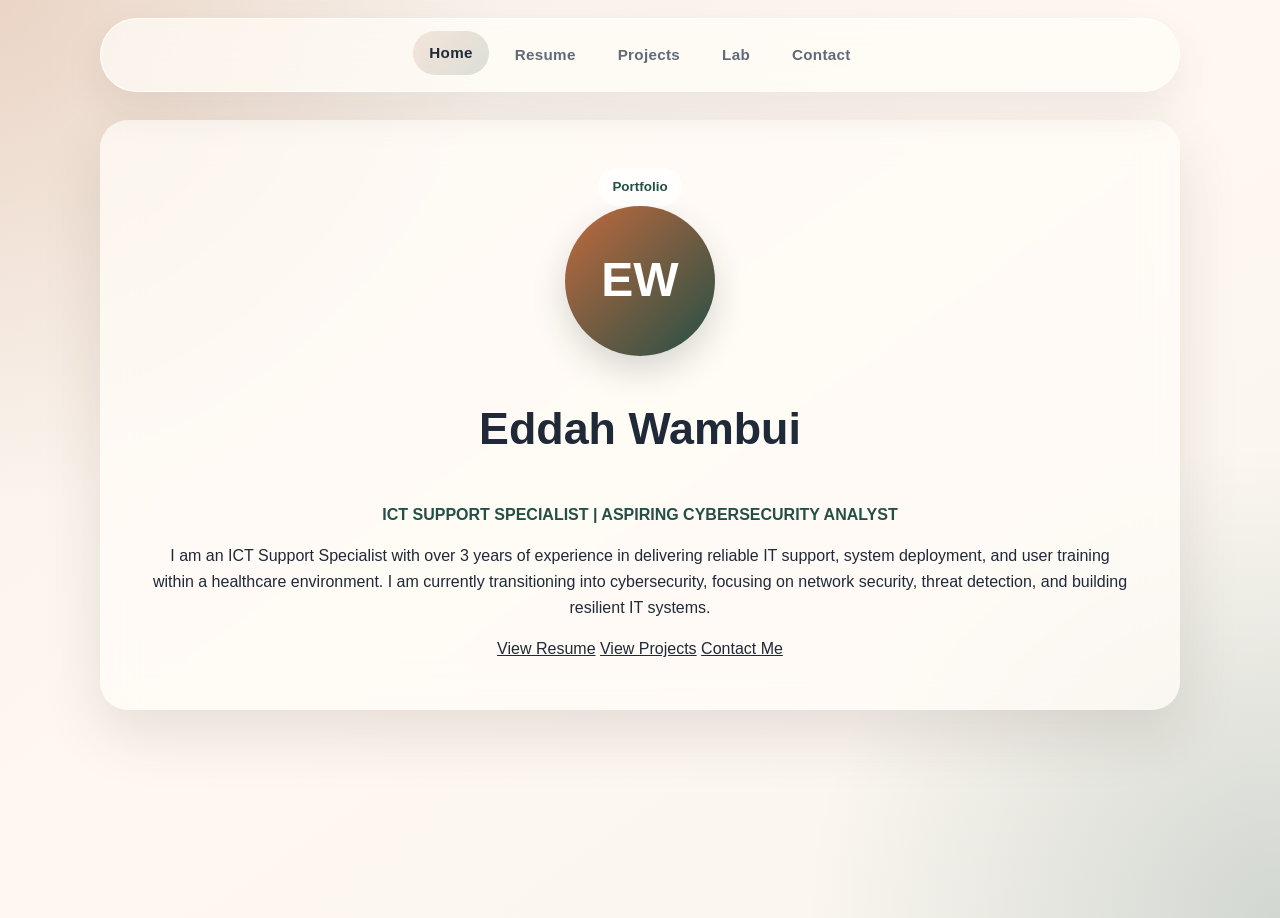
<file: index.html>
<!DOCTYPE html>
<html lang="en">
<head>
    <meta charset="UTF-8">
    <meta name="viewport" content="width=device-width, initial-scale=1.0">
    <title>Eddah Wambui | ICT Support & Cybersecurity</title>
    <link rel="stylesheet" href="style.css">
</head>
<body>

<nav>
    <a href="index.html" class="active" aria-current="page">Home</a>
    <a href="resume.html">Resume</a>
    <a href="projects.html">Projects</a>
    <a href="labs.html">Lab</a>
    <a href="contact.html">Contact</a>
</nav>

<main>
    <section class="container hero">

        <span class="eyebrow">Portfolio</span>

        <!-- Initials badge -->
        <div class="profile-badge" aria-label="Eddah Wambui initials">EW</div>

        <!-- Name -->
        <h1>Eddah Wambui</h1>

        <!-- Tagline (FIXED) -->
        <p class="tagline">
            ICT Support Specialist | Aspiring Cybersecurity Analyst
        </p>

        <!-- Professional Summary -->
        <p class="lead">
            I am an ICT Support Specialist with over 3 years of experience in delivering reliable
            IT support, system deployment, and user training within a healthcare environment.
            I am currently transitioning into cybersecurity, focusing on network security,
            threat detection, and building resilient IT systems.
        </p>

        <!-- Call to Action -->
        <div class="hero-buttons">
            <a href="resume.html" class="btn">View Resume</a>
            <a href="projects.html" class="btn secondary">View Projects</a>
            <a href="contact.html" class="btn outline">Contact Me</a>
        </div>

    </section>
</main>

</body>
</html>
</file>
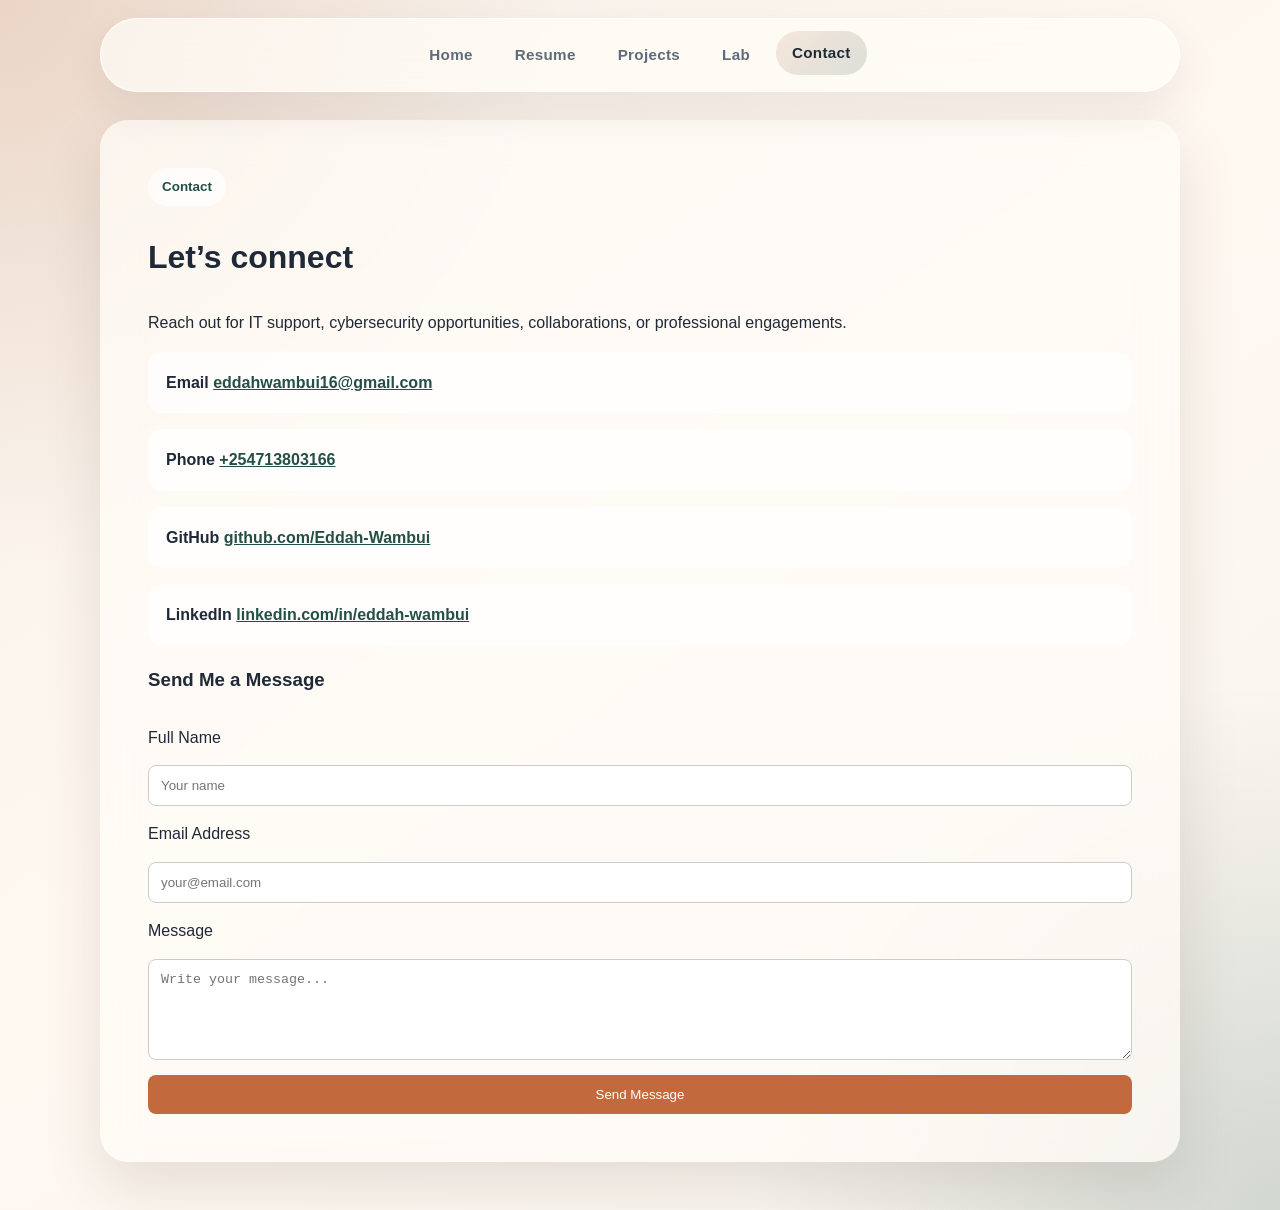
<file: contact.html>
<!DOCTYPE html>
<html lang="en">
<head>
    <meta charset="UTF-8">
    <meta name="viewport" content="width=device-width, initial-scale=1.0">
    <title>Contact | Eddah Wambui</title>
    <link rel="stylesheet" href="style.css">
</head>

<body>

<nav>
    <a href="index.html">Home</a>
    <a href="resume.html">Resume</a>
    <a href="projects.html">Projects</a>
    <a href="labs.html">Lab</a>
    <a href="contact.html" class="active" aria-current="page">Contact</a>
</nav>

<main>
    <section class="container section-panel">

        <div class="page-intro">
            <span class="eyebrow">Contact</span>
            <h2>Let’s connect</h2>
            <p>
                Reach out for IT support, cybersecurity opportunities, collaborations,
                or professional engagements.
            </p>
        </div>

        <!-- CONTACT DETAILS -->
        <div class="contact-list">

            <div class="contact-item">
                <strong>Email</strong>
                <a href="mailto:eddahwambui16@gmail.com">eddahwambui16@gmail.com</a>
            </div>

            <div class="contact-item">
                <strong>Phone</strong>
                <a href="tel:+254713803166">+254713803166</a>
            </div>

            <div class="contact-item">
                <strong>GitHub</strong>
                <a href="https://github.com/Eddah-Wambui" target="_blank">
                    github.com/Eddah-Wambui
                </a>
            </div>

            <div class="contact-item">
                <strong>LinkedIn</strong>
                <a href="https://www.linkedin.com/in/eddah-wambui-3b7527187/" target="_blank">
                    linkedin.com/in/eddah-wambui
                </a>
            </div>

        </div>

        <!-- CONTACT FORM -->
        <div class="contact-form">
            <h3>Send Me a Message</h3>

           <form class="form-layout">

    <label for="name">Full Name</label>
    <input type="text" id="name" placeholder="Your name" required>

    <label for="email">Email Address</label>
    <input type="email" id="email" placeholder="your@email.com" required>

    <label for="message">Message</label>
    <textarea id="message" rows="5" placeholder="Write your message..." required></textarea>

    <button type="submit">Send Message</button>

</form>

        </div>

    </section>
</main>

</body>
</html>
</file>
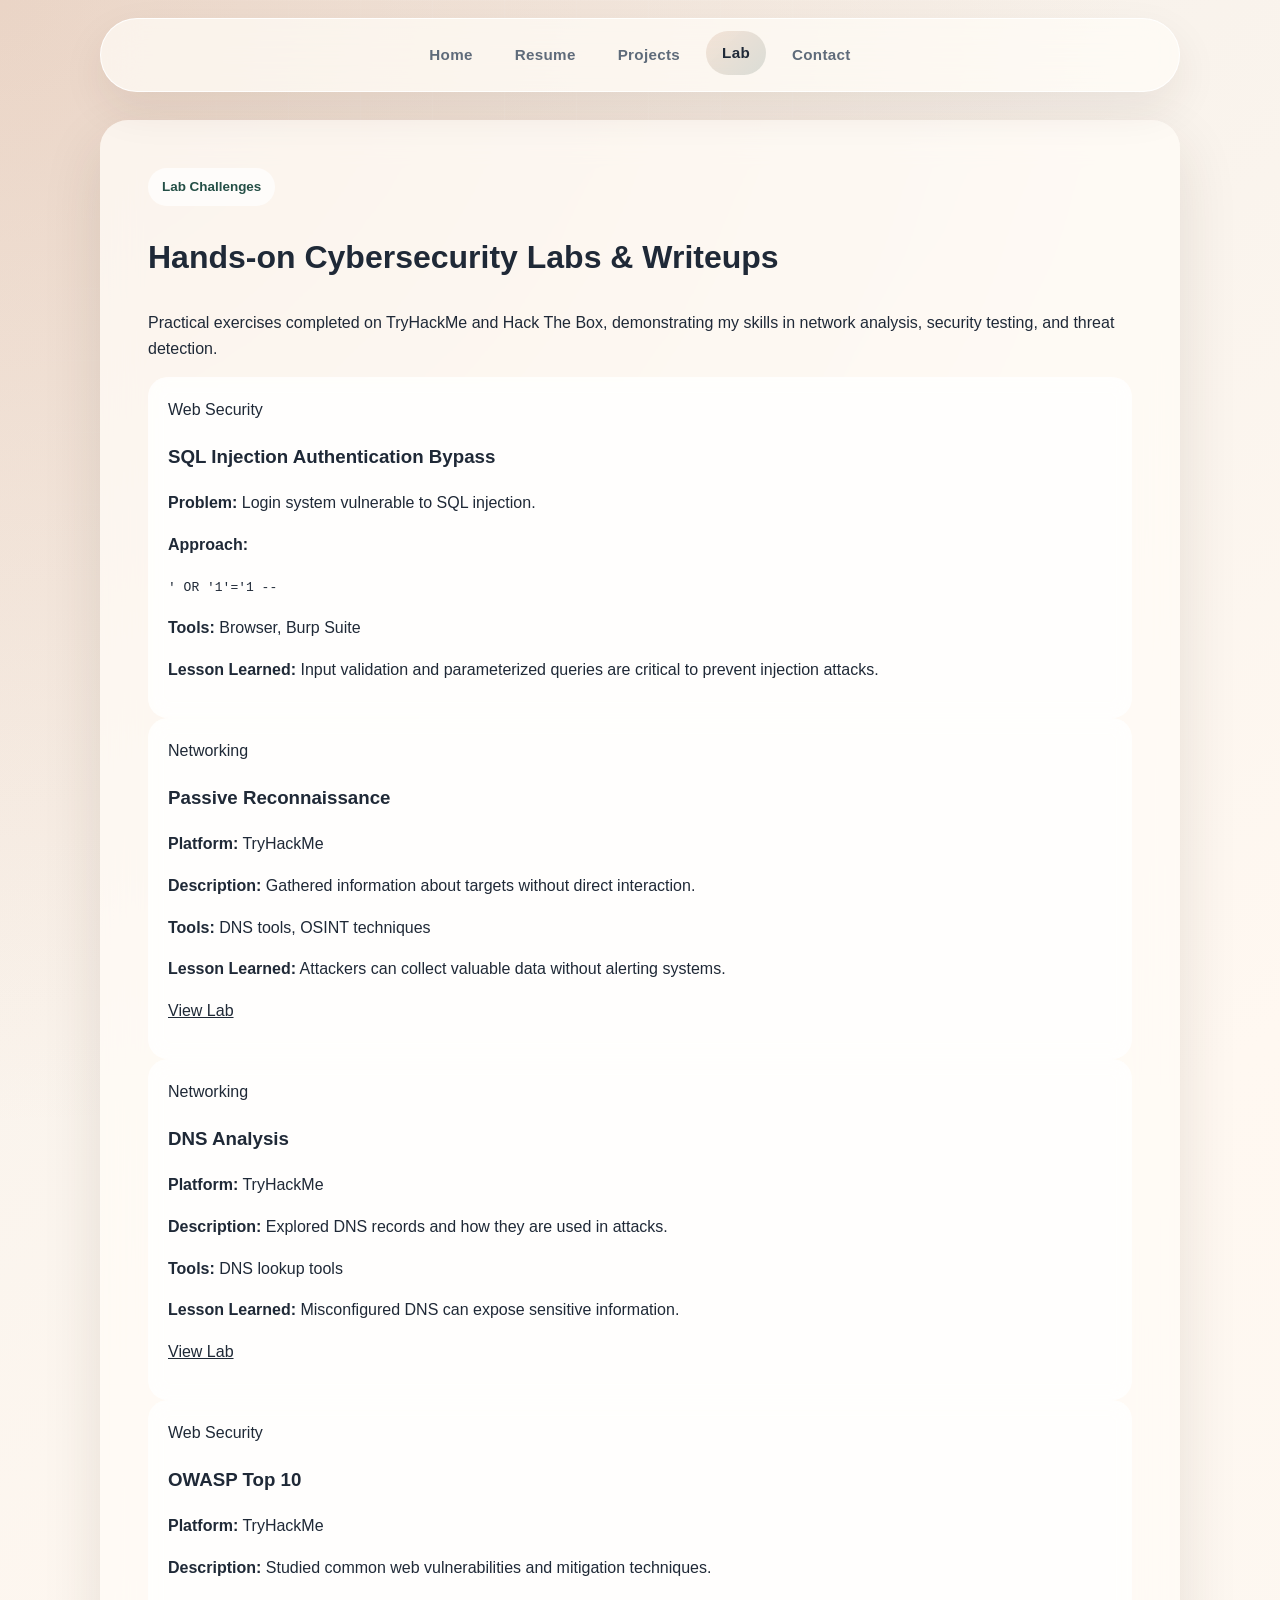
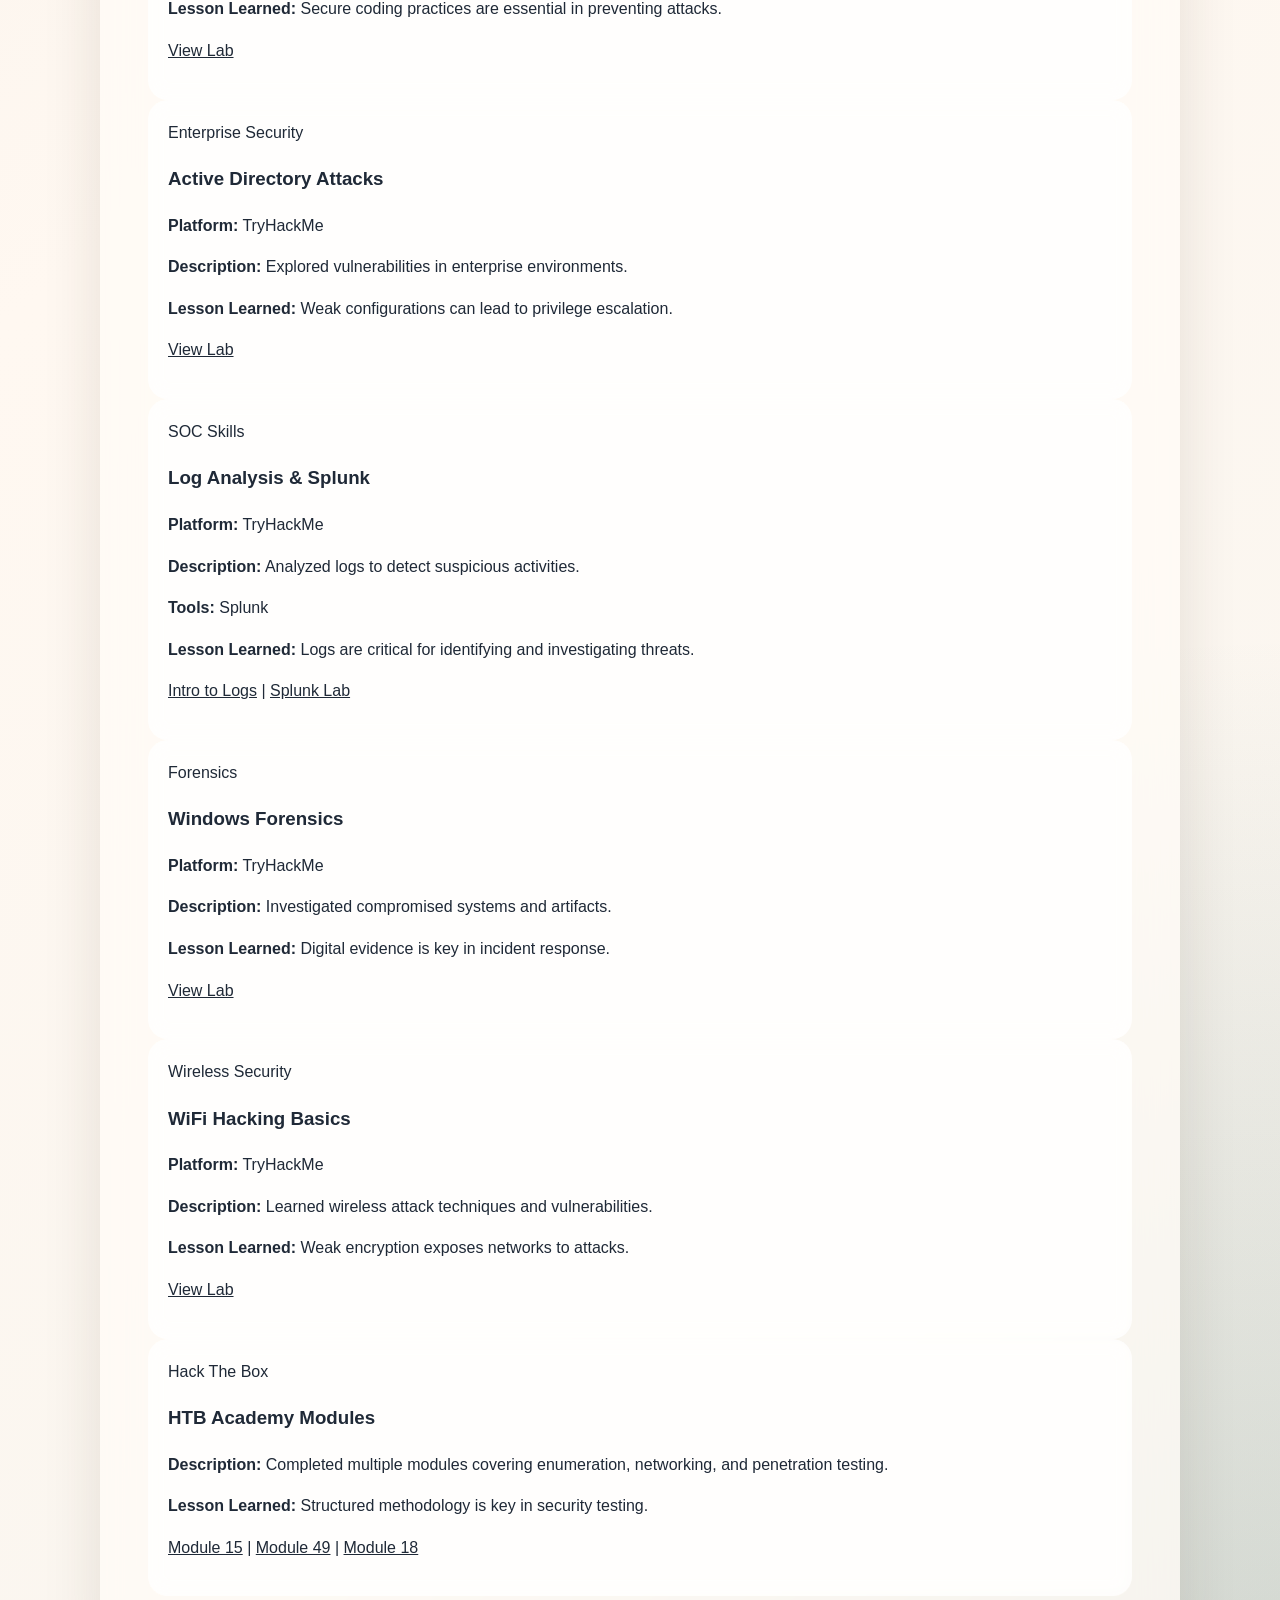
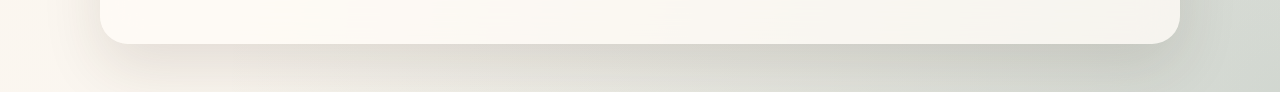
<file: labs.html>
<!DOCTYPE html>
<html lang="en">
<head>
    <meta charset="UTF-8">
    <meta name="viewport" content="width=device-width, initial-scale=1.0">
    <title>Lab Challenges | Eddah Wambui</title>
    <link rel="stylesheet" href="style.css">
</head>
<body>

<nav>
    <a href="index.html">Home</a>
    <a href="resume.html">Resume</a>
    <a href="projects.html">Projects</a>
    <a href="labs.html" class="active" aria-current="page">Lab</a>
    <a href="contact.html">Contact</a>
</nav>

<main>
<section class="container section-panel">

    <div class="page-intro">
        <span class="eyebrow">Lab Challenges</span>
        <h2>Hands-on Cybersecurity Labs & Writeups</h2>
        <p>
            Practical exercises completed on TryHackMe and Hack The Box,
            demonstrating my skills in network analysis, security testing, and threat detection.
        </p>
    </div>

    <!-- SQL INJECTION -->
    <article class="card">
        <span class="card-label">Web Security</span>
        <h3>SQL Injection Authentication Bypass</h3>

        <p><strong>Problem:</strong> Login system vulnerable to SQL injection.</p>

        <p><strong>Approach:</strong></p>
        <p><code>' OR '1'='1 --</code></p>

        <p><strong>Tools:</strong> Browser, Burp Suite</p>

        <p><strong>Lesson Learned:</strong> Input validation and parameterized queries are critical to prevent injection attacks.</p>
    </article>

    <!-- NETWORK RECON -->
    <article class="card">
        <span class="card-label">Networking</span>
        <h3>Passive Reconnaissance</h3>

        <p><strong>Platform:</strong> TryHackMe</p>

        <p><strong>Description:</strong> Gathered information about targets without direct interaction.</p>

        <p><strong>Tools:</strong> DNS tools, OSINT techniques</p>

        <p><strong>Lesson Learned:</strong> Attackers can collect valuable data without alerting systems.</p>

        <p><a href="https://tryhackme.com/room/passiverecon" target="_blank">View Lab</a></p>
    </article>

    <!-- DNS -->
    <article class="card">
        <span class="card-label">Networking</span>
        <h3>DNS Analysis</h3>

        <p><strong>Platform:</strong> TryHackMe</p>

        <p><strong>Description:</strong> Explored DNS records and how they are used in attacks.</p>

        <p><strong>Tools:</strong> DNS lookup tools</p>

        <p><strong>Lesson Learned:</strong> Misconfigured DNS can expose sensitive information.</p>

        <p><a href="https://tryhackme.com/room/dnsindetail" target="_blank">View Lab</a></p>
    </article>

    <!-- OWASP -->
    <article class="card">
        <span class="card-label">Web Security</span>
        <h3>OWASP Top 10</h3>

        <p><strong>Platform:</strong> TryHackMe</p>

        <p><strong>Description:</strong> Studied common web vulnerabilities and mitigation techniques.</p>

        <p><strong>Lesson Learned:</strong> Secure coding practices are essential in preventing attacks.</p>

        <p><a href="https://tryhackme.com/room/owasptopten2025one" target="_blank">View Lab</a></p>
    </article>

    <!-- ACTIVE DIRECTORY -->
    <article class="card">
        <span class="card-label">Enterprise Security</span>
        <h3>Active Directory Attacks</h3>

        <p><strong>Platform:</strong> TryHackMe</p>

        <p><strong>Description:</strong> Explored vulnerabilities in enterprise environments.</p>

        <p><strong>Lesson Learned:</strong> Weak configurations can lead to privilege escalation.</p>

        <p><a href="https://tryhackme.com/room/attacktivedirectory" target="_blank">View Lab</a></p>
    </article>

    <!-- LOG ANALYSIS -->
    <article class="card">
        <span class="card-label">SOC Skills</span>
        <h3>Log Analysis & Splunk</h3>

        <p><strong>Platform:</strong> TryHackMe</p>

        <p><strong>Description:</strong> Analyzed logs to detect suspicious activities.</p>

        <p><strong>Tools:</strong> Splunk</p>

        <p><strong>Lesson Learned:</strong> Logs are critical for identifying and investigating threats.</p>

        <p>
            <a href="https://tryhackme.com/room/introtologanalysis" target="_blank">Intro to Logs</a> |
            <a href="https://tryhackme.com/room/splunkexploringspl" target="_blank">Splunk Lab</a>
        </p>
    </article>

    <!-- FORENSICS -->
    <article class="card">
        <span class="card-label">Forensics</span>
        <h3>Windows Forensics</h3>

        <p><strong>Platform:</strong> TryHackMe</p>

        <p><strong>Description:</strong> Investigated compromised systems and artifacts.</p>

        <p><strong>Lesson Learned:</strong> Digital evidence is key in incident response.</p>

        <p><a href="https://tryhackme.com/room/windowsforensics1" target="_blank">View Lab</a></p>
    </article>

    <!-- WIFI -->
    <article class="card">
        <span class="card-label">Wireless Security</span>
        <h3>WiFi Hacking Basics</h3>

        <p><strong>Platform:</strong> TryHackMe</p>

        <p><strong>Description:</strong> Learned wireless attack techniques and vulnerabilities.</p>

        <p><strong>Lesson Learned:</strong> Weak encryption exposes networks to attacks.</p>

        <p><a href="https://tryhackme.com/room/wifihacking101" target="_blank">View Lab</a></p>
    </article>

    <!-- HTB -->
    <article class="card">
        <span class="card-label">Hack The Box</span>
        <h3>HTB Academy Modules</h3>

        <p><strong>Description:</strong> Completed multiple modules covering enumeration, networking, and penetration testing.</p>

        <p><strong>Lesson Learned:</strong> Structured methodology is key in security testing.</p>

        <p>
            <a href="https://academy.hackthebox.com/app/module/15" target="_blank">Module 15</a> |
            <a href="https://academy.hackthebox.com/app/module/49" target="_blank">Module 49</a> |
            <a href="https://academy.hackthebox.com/app/module/18" target="_blank">Module 18</a>
        </p>
    </article>

</section>
</main>

</body>
</html>
</file>
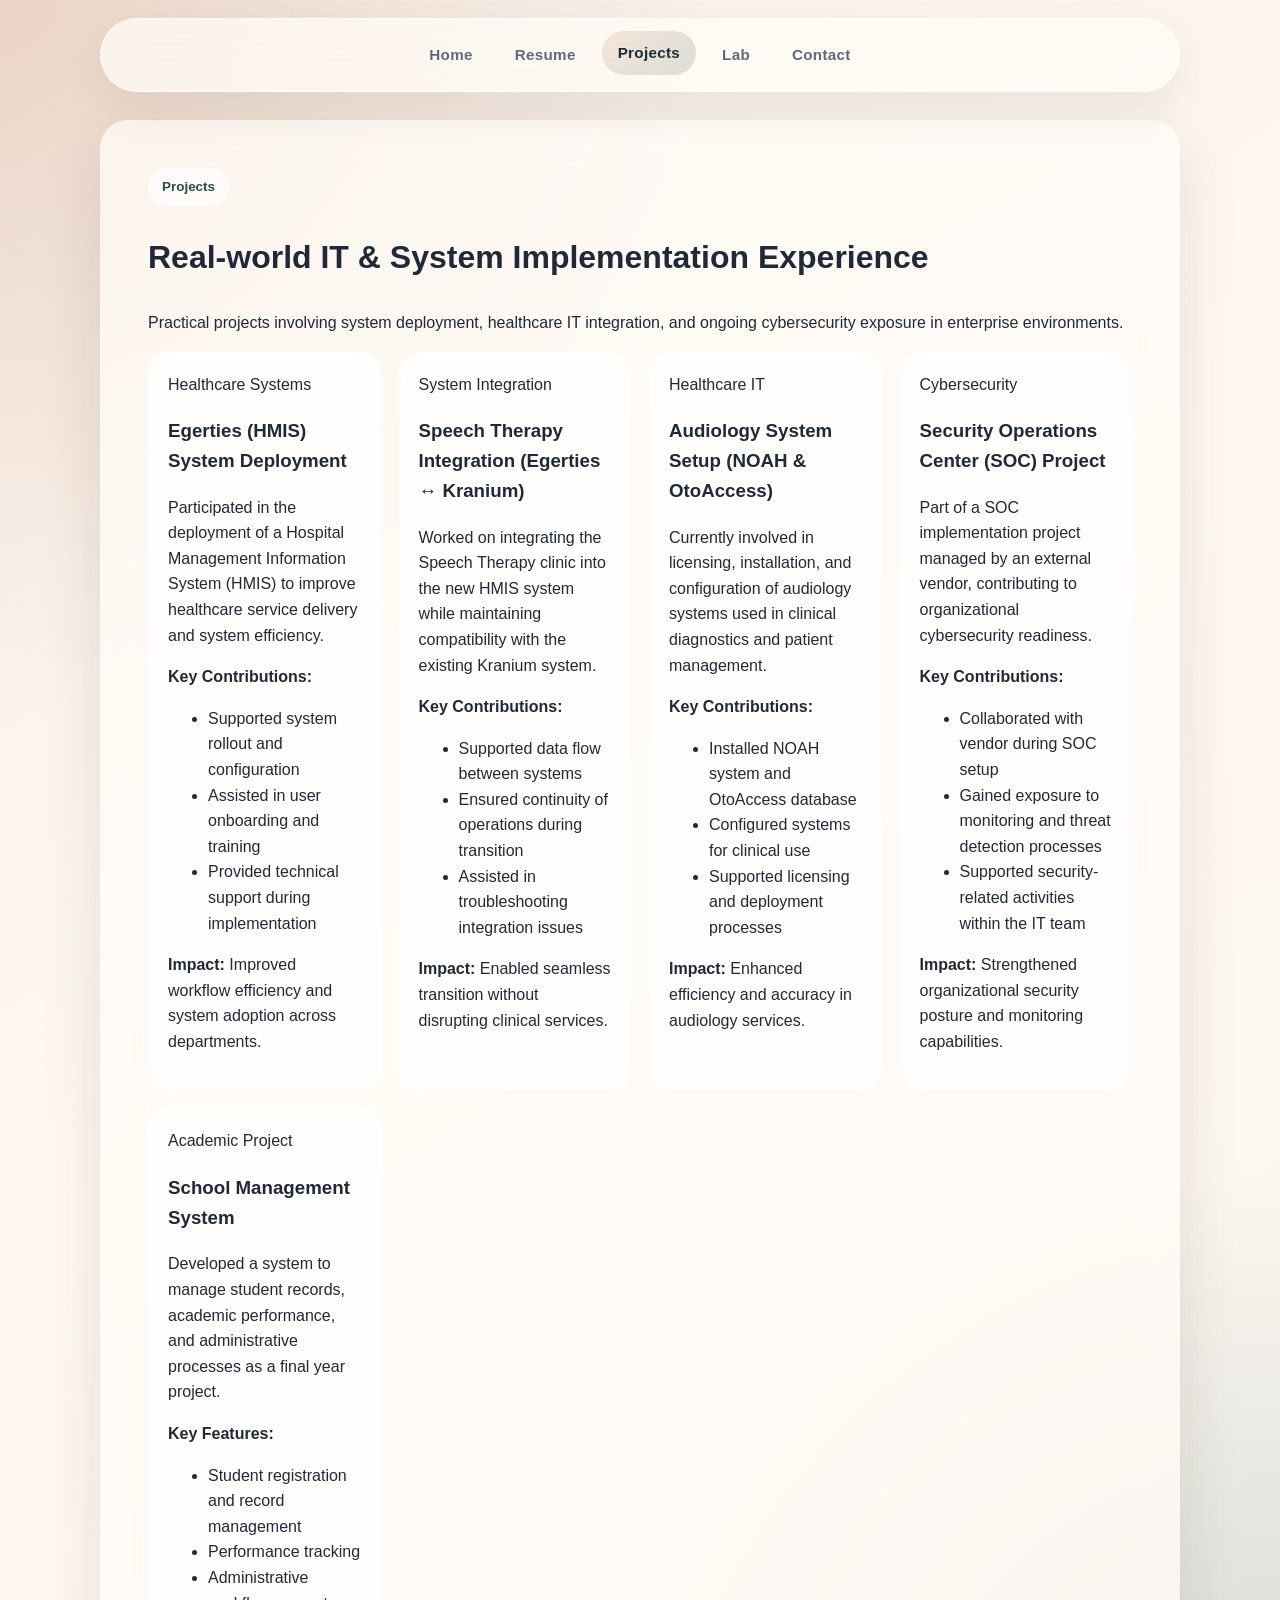
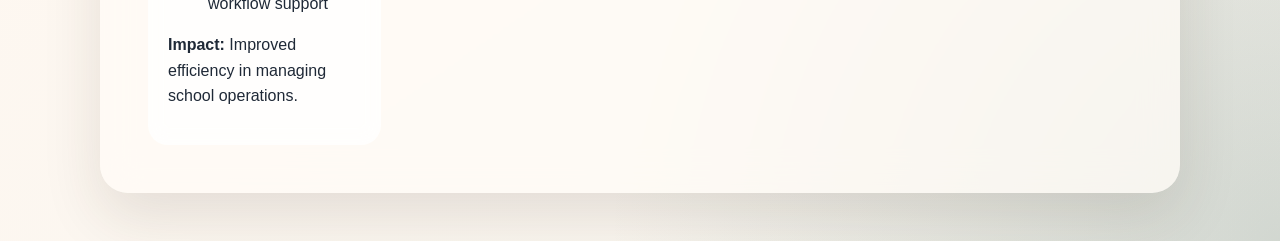
<file: projects.html>
<!DOCTYPE html>
<html lang="en">
<head>
    <meta charset="UTF-8">
    <meta name="viewport" content="width=device-width, initial-scale=1.0">
    <title>Projects | Eddah Wambui</title>
    <link rel="stylesheet" href="style.css">
</head>
<body>

<nav>
    <a href="index.html">Home</a>
    <a href="resume.html">Resume</a>
    <a href="projects.html" class="active" aria-current="page">Projects</a>
    <a href="labs.html">Lab</a>
    <a href="contact.html">Contact</a>
</nav>

<main>
<section class="container section-panel">

    <div class="page-intro">
        <span class="eyebrow">Projects</span>
        <h2>Real-world IT & System Implementation Experience</h2>
        <p>
            Practical projects involving system deployment, healthcare IT integration,
            and ongoing cybersecurity exposure in enterprise environments.
        </p>
    </div>

    <div class="card-grid">

        <!-- HMIS DEPLOYMENT -->
        <article class="card">
            <span class="card-label">Healthcare Systems</span>
            <h3>Egerties (HMIS) System Deployment</h3>

            <p>
                Participated in the deployment of a Hospital Management Information System (HMIS)
                to improve healthcare service delivery and system efficiency.
            </p>

            <p><strong>Key Contributions:</strong></p>
            <ul>
                <li>Supported system rollout and configuration</li>
                <li>Assisted in user onboarding and training</li>
                <li>Provided technical support during implementation</li>
            </ul>

            <p><strong>Impact:</strong> Improved workflow efficiency and system adoption across departments.</p>
        </article>

        <!-- SYSTEM INTEGRATION -->
        <article class="card">
            <span class="card-label">System Integration</span>
            <h3>Speech Therapy Integration (Egerties ↔ Kranium)</h3>

            <p>
                Worked on integrating the Speech Therapy clinic into the new HMIS system
                while maintaining compatibility with the existing Kranium system.
            </p>

            <p><strong>Key Contributions:</strong></p>
            <ul>
                <li>Supported data flow between systems</li>
                <li>Ensured continuity of operations during transition</li>
                <li>Assisted in troubleshooting integration issues</li>
            </ul>

            <p><strong>Impact:</strong> Enabled seamless transition without disrupting clinical services.</p>
        </article>

        <!-- AUDIOLOGY SYSTEM -->
        <article class="card">
            <span class="card-label">Healthcare IT</span>
            <h3>Audiology System Setup (NOAH & OtoAccess)</h3>

            <p>
                Currently involved in licensing, installation, and configuration of audiology systems
                used in clinical diagnostics and patient management.
            </p>

            <p><strong>Key Contributions:</strong></p>
            <ul>
                <li>Installed NOAH system and OtoAccess database</li>
                <li>Configured systems for clinical use</li>
                <li>Supported licensing and deployment processes</li>
            </ul>

            <p><strong>Impact:</strong> Enhanced efficiency and accuracy in audiology services.</p>
        </article>

        <!-- SOC PROJECT -->
        <article class="card">
            <span class="card-label">Cybersecurity</span>
            <h3>Security Operations Center (SOC) Project</h3>

            <p>
                Part of a SOC implementation project managed by an external vendor,
                contributing to organizational cybersecurity readiness.
            </p>

            <p><strong>Key Contributions:</strong></p>
            <ul>
                <li>Collaborated with vendor during SOC setup</li>
                <li>Gained exposure to monitoring and threat detection processes</li>
                <li>Supported security-related activities within the IT team</li>
            </ul>

            <p><strong>Impact:</strong> Strengthened organizational security posture and monitoring capabilities.</p>
        </article>

        <!-- SCHOOL PROJECT -->
        <article class="card">
            <span class="card-label">Academic Project</span>
            <h3>School Management System</h3>

            <p>
                Developed a system to manage student records, academic performance,
                and administrative processes as a final year project.
            </p>

            <p><strong>Key Features:</strong></p>
            <ul>
                <li>Student registration and record management</li>
                <li>Performance tracking</li>
                <li>Administrative workflow support</li>
            </ul>

            <p><strong>Impact:</strong> Improved efficiency in managing school operations.</p>
        </article>

    </div>

</section>
</main>

</body>
</html>
</file>
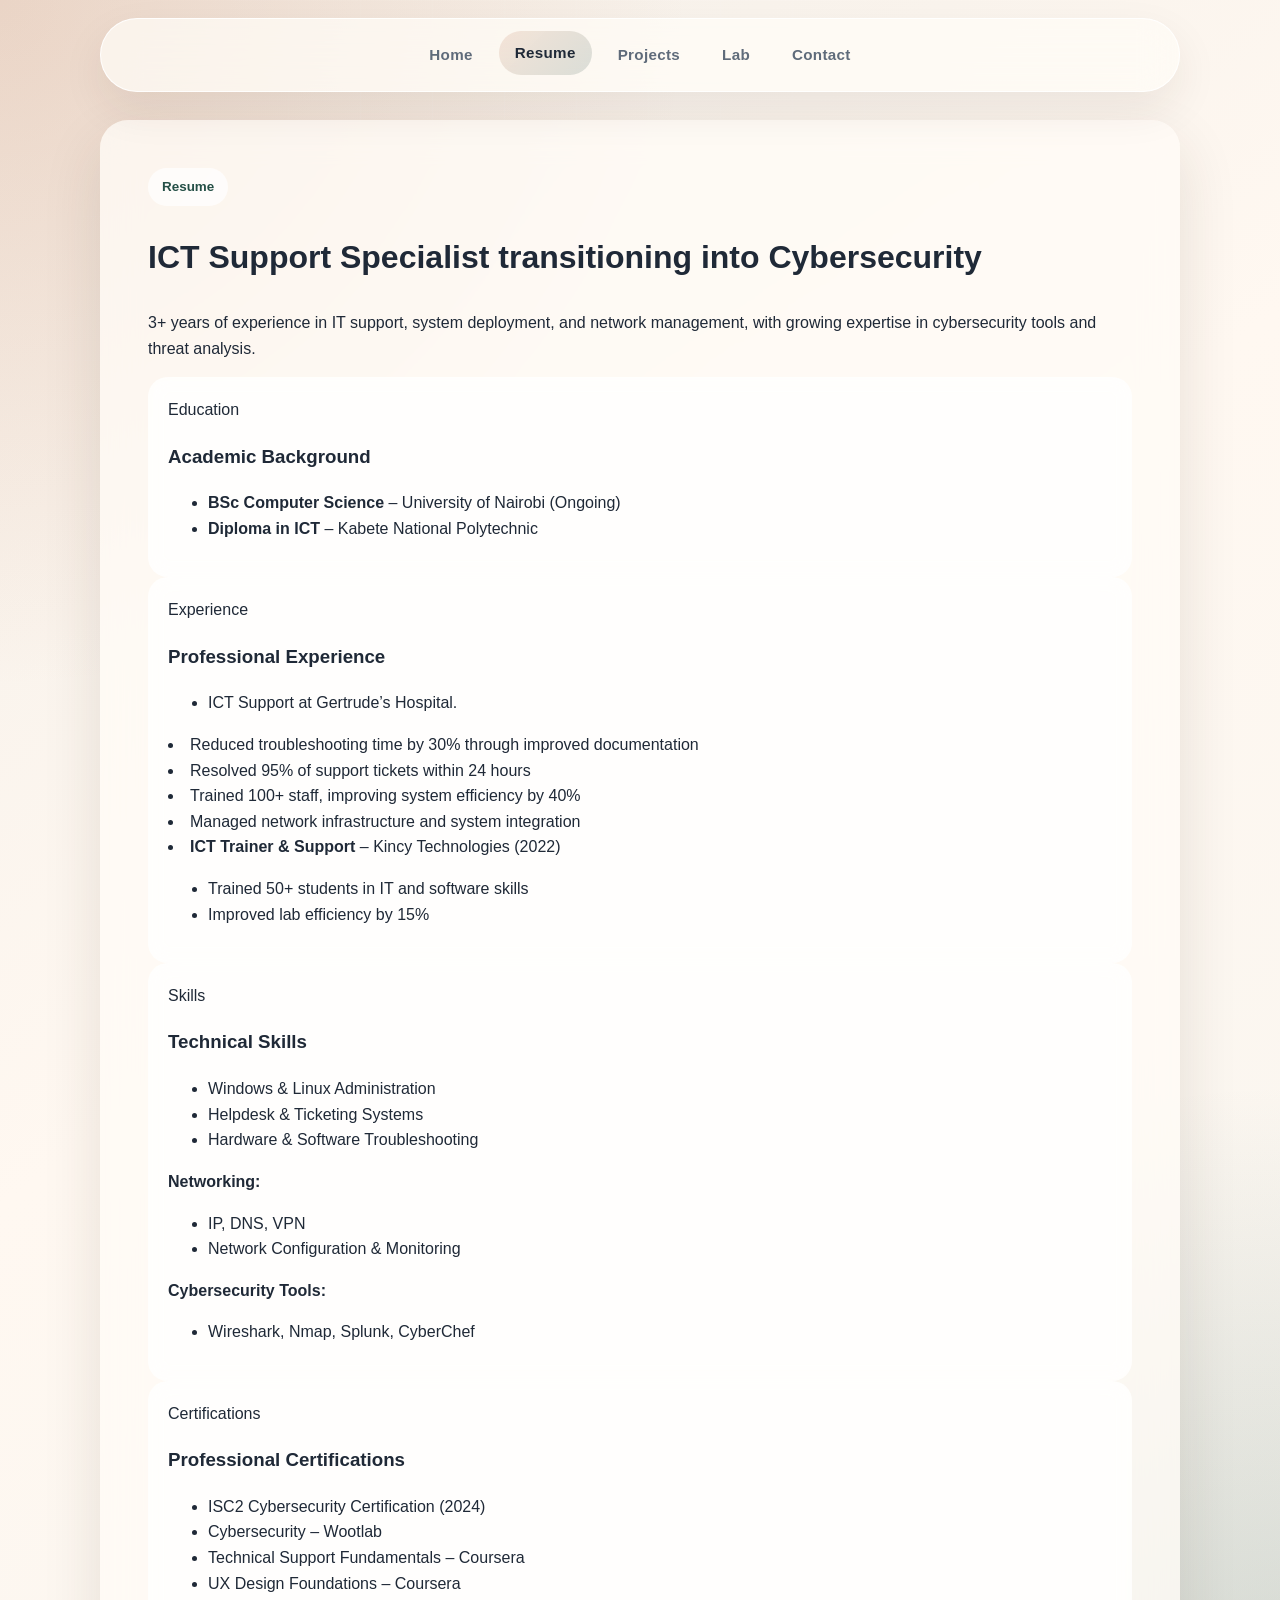
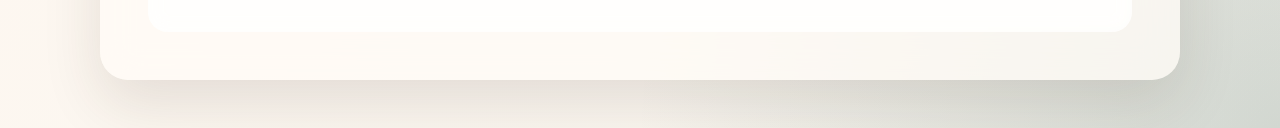
<file: resume.html>
<!DOCTYPE html>
<html>
<head>
    <meta charset="UTF-8">
    <meta name="viewport" content="width=device-width, initial-scale=1.0">
    <title>Resume | Eddah Wambui</title>
    <link rel="stylesheet" href="style.css">
</head>
<body>

<nav>
    <a href="index.html">Home</a>
    <a href="resume.html" class="active" aria-current="page">Resume</a>
    <a href="projects.html">Projects</a>
    <a href="labs.html">Lab</a>
    <a href="contact.html">Contact</a>
</nav>

<main>
    <section class="container section-panel">
        <div class="page-intro">
            <span class="eyebrow">Resume</span>
            <h2>ICT Support Specialist transitioning into Cybersecurity</h2>
            <p>
                                3+ years of experience in IT support, system deployment, and network management,
                with growing expertise in cybersecurity tools and threat analysis.

            </p>
        </div>

        <div class="split-layout">
            <article class="card">
                <span class="card-label">Education</span>
                <h3>Academic Background</h3>
                                <ul class="detail-list">
                    <li><strong>BSc Computer Science</strong> – University of Nairobi (Ongoing)</li>
                    <li><strong>Diploma in ICT</strong> – Kabete National Polytechnic</li>
                </ul>
            </article>

            <article class="card">
                <span class="card-label">Experience</span>
                <h3>Professional Experience</h3>
                <ul class="detail-list">
                    <li>ICT Support at Gertrude’s Hospital.</li>
                   </ul> 
                   <li>Reduced troubleshooting time by 30% through improved documentation</li>
                            <li>Resolved 95% of support tickets within 24 hours</li>
                            <li>Trained 100+ staff, improving system efficiency by 40%</li>
                            <li>Managed network infrastructure and system integration</li>

                </ul>

                <li>
                        <strong>ICT Trainer & Support</strong> – Kincy Technologies (2022)
                        <ul>
                            <li>Trained 50+ students in IT and software skills</li>
                            <li>Improved lab efficiency by 15%</li>
                        </ul>
                    </li>

            </article>

            <article class="card">
                <span class="card-label">Skills</span>
                <h3>Technical Skills</h3>
                <ul class="skill-list">
                    <li>Windows & Linux Administration</li>
                    <li>Helpdesk & Ticketing Systems</li>
                    <li>Hardware & Software Troubleshooting</li>
                </ul>

                <p><strong>Networking:</strong></p>
                <ul class="skill-list">
                    <li>IP, DNS, VPN</li>
                    <li>Network Configuration & Monitoring</li>
                </ul>

                <p><strong>Cybersecurity Tools:</strong></p>
                <ul class="skill-list">
                    <li>Wireshark, Nmap, Splunk, CyberChef</li>
                </ul>
            </article>

            <!-- CERTIFICATIONS -->
            <article class="card">
                <span class="card-label">Certifications</span>
                <h3>Professional Certifications</h3>
                <ul class="detail-list">
                    <li>ISC2 Cybersecurity Certification (2024)</li>
                    <li>Cybersecurity – Wootlab</li>
                    <li>Technical Support Fundamentals – Coursera</li>
                    <li>UX Design Foundations – Coursera</li>
                </ul>

            </article>
        </div>
    </section>
</main>

</body>
</html>
</file>
<file: style.css>
:root {
    --bg: #f4efe8;
    --bg-accent: #fff8f1;
    --surface: rgba(255, 252, 247, 0.78);
    --surface-strong: #fffdf9;
    --text: #1f2937;
    --muted: #5f6b7a;
    --line: rgba(104, 85, 63, 0.14);
    --primary: #c26a3d;
    --primary-deep: #8d4726;
    --secondary: #244f46;
    --shadow: 0 24px 60px rgba(58, 39, 24, 0.12);
    --radius-lg: 28px;
    --radius-md: 20px;
    --radius-sm: 14px;
    --content-width: 1080px;
}

* {
    box-sizing: border-box;
}

html {
    scroll-behavior: smooth;
}

body {
    margin: 0;
    min-height: 100vh;
    font-family: "Segoe UI", "Trebuchet MS", "Helvetica Neue", sans-serif;
    color: var(--text);
    background:
        radial-gradient(circle at top left, rgba(194, 106, 61, 0.2), transparent 32%),
        radial-gradient(circle at bottom right, rgba(36, 79, 70, 0.18), transparent 30%),
        linear-gradient(145deg, var(--bg) 0%, var(--bg-accent) 46%, #f8f5ef 100%);
    line-height: 1.6;
}

body::before {
    content: "";
    position: fixed;
    inset: 0;
    pointer-events: none;
    background-image:
        linear-gradient(rgba(255, 255, 255, 0.22) 1px, transparent 1px),
        linear-gradient(90deg, rgba(255, 255, 255, 0.2) 1px, transparent 1px);
    background-size: 72px 72px;
    mask-image: radial-gradient(circle at center, black 42%, transparent 90%);
    opacity: 0.42;
}

a {
    color: inherit;
}

nav {
    position: sticky;
    top: 0;
    z-index: 10;
    width: min(calc(100% - 32px), var(--content-width));
    margin: 18px auto 0;
    padding: 14px;
    display: flex;
    flex-wrap: wrap;
    justify-content: center;
    gap: 10px;
    background: rgba(255, 252, 247, 0.72);
    border: 1px solid rgba(255, 255, 255, 0.9);
    border-radius: 999px;
    box-shadow: 0 18px 44px rgba(58, 39, 24, 0.08);
    backdrop-filter: blur(18px);
}

nav a {
    padding: 10px 16px;
    border-radius: 999px;
    text-decoration: none;
    color: var(--muted);
    font-size: 0.95rem;
    font-weight: 600;
    letter-spacing: 0.02em;
    transition: all 0.3s ease;
}

nav a:hover,
nav a.active {
    background: linear-gradient(135deg, rgba(194, 106, 61, 0.14), rgba(36, 79, 70, 0.16));
    color: var(--text);
    transform: translateY(-2px);
}

main {
    width: min(calc(100% - 32px), var(--content-width));
    margin: 28px auto 48px;
}

.container {
    background: var(--surface);
    border-radius: var(--radius-lg);
    box-shadow: var(--shadow);
    backdrop-filter: blur(18px);
}

.hero,
.section-panel {
    padding: clamp(28px, 4vw, 48px);
}

.hero {
    text-align: center;
    animation: fadeUp 0.8s ease;
}

.eyebrow {
    display: inline-flex;
    padding: 8px 14px;
    border-radius: 999px;
    background: rgba(255, 255, 255, 0.7);
    color: var(--secondary);
    font-size: 0.84rem;
    font-weight: 700;
}

.profile-badge {
    display: grid;
    place-items: center;
    width: 150px;
    height: 150px;
    margin: 0 auto;
    border-radius: 50%;
    background: linear-gradient(135deg, var(--primary), var(--secondary));
    color: white;
    font-size: 3rem;
    font-weight: bold;
    box-shadow: 0 15px 35px rgba(0,0,0,0.15);
}

h1 {
    font-size: 2.8rem;
}

h2 {
    font-size: 2rem;
}

.tagline {
    color: var(--secondary);
    font-weight: bold;
    text-transform: uppercase;
}

.card-grid {
    display: grid;
    gap: 18px;
    grid-template-columns: repeat(auto-fit, minmax(220px, 1fr));
}

.card {
    padding: 20px;
    background: rgba(255,255,255,0.75);
    border-radius: var(--radius-md);
    backdrop-filter: blur(10px);
    transition: all 0.3s ease;
    animation: fadeUp 0.8s ease;
}

.card:hover {
    transform: translateY(-6px);
    box-shadow: 0 20px 40px rgba(0,0,0,0.12);
}

.contact-list {
    display: grid;
    gap: 16px;
}

.contact-item {
    padding: 18px;
    background: rgba(255,255,255,0.75);
    border-radius: var(--radius-sm);
    transition: transform 0.2s ease;
}

.contact-item:hover {
    transform: translateX(5px);
}

.contact-item a {
    color: var(--secondary);
    font-weight: 600;
}

/* ===== CONTACT FORM ===== */

.form-layout {
    display: flex;
    flex-direction: column;
    gap: 15px;
    margin-top: 30px;
}

.form-layout input,
.form-layout textarea {
    width: 100%;
    padding: 12px;
    border-radius: 8px;
    border: 1px solid #ccc;
}

.form-layout button {
    padding: 12px 24px;
    background: var(--primary);
    color: white;
    border: none;
    border-radius: 8px;
    cursor: pointer;
    transition: all 0.3s ease;
}

.form-layout button:hover {
    background: var(--primary-deep);
    transform: translateY(-2px);
}

/* ===== ANIMATION ===== */

@keyframes fadeUp {
    from {
        opacity: 0;
        transform: translateY(20px);
    }
    to {
        opacity: 1;
        transform: translateY(0);
    }
}

/* ===== MOBILE ===== */

@media (max-width: 600px) {
    h1 {
        font-size: 2rem;
    }

    nav {
        flex-direction: column;
    }
}
</file>
